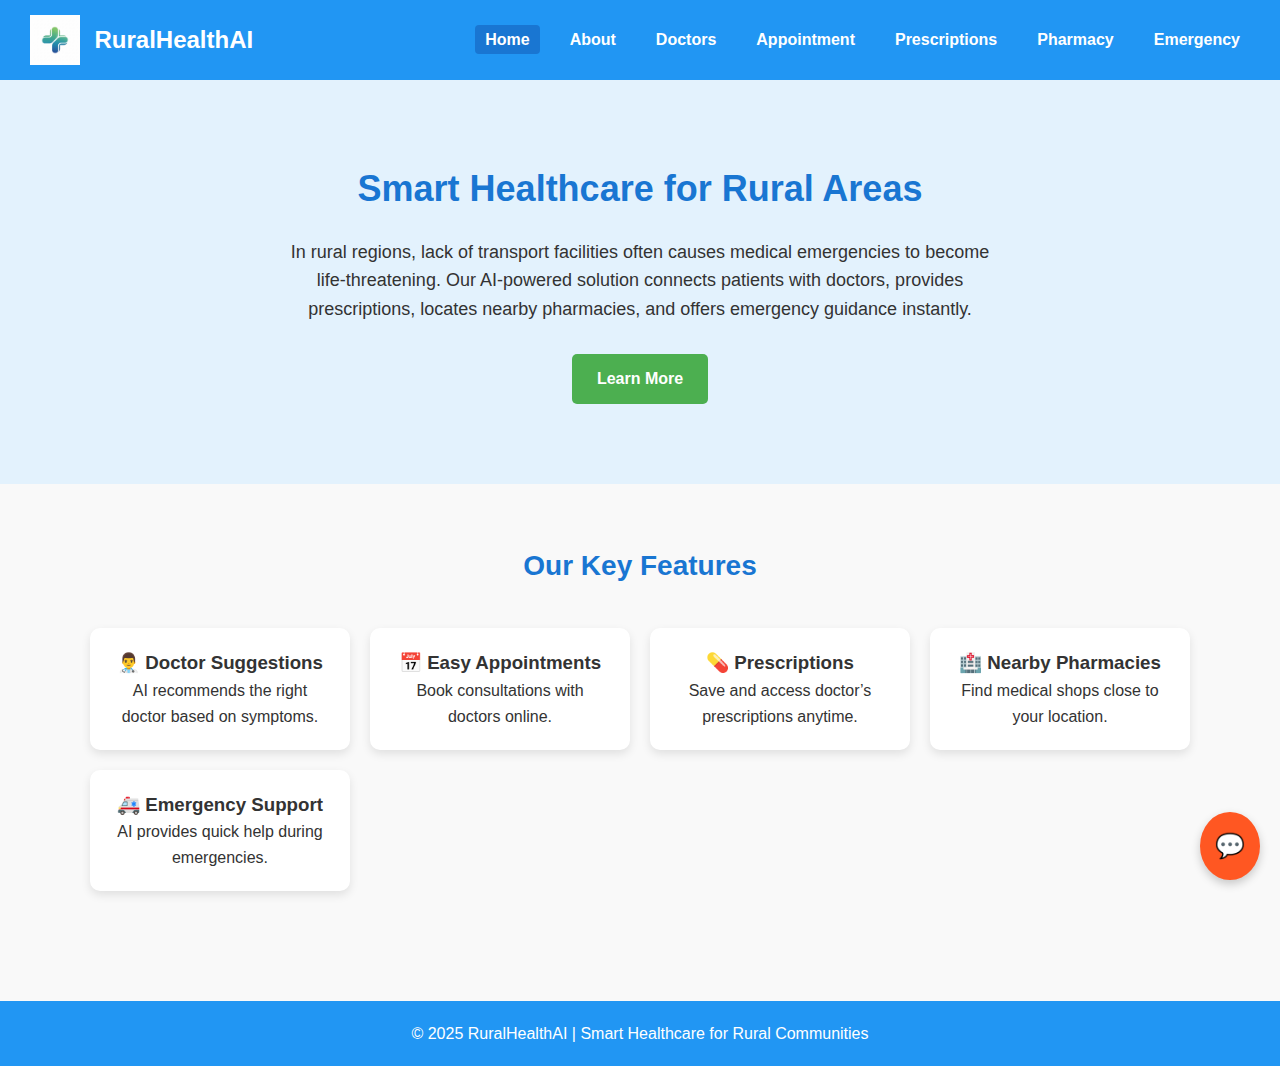
<file: index.html>
<!DOCTYPE html>
<html lang="en">
<head>
  <meta charset="UTF-8">
  <meta name="viewport" content="width=device-width, initial-scale=1.0">
  <title>RuralHealthAI - Home</title>
  <link rel="stylesheet" href="css/style.css">
</head>
<body>
  <!-- Header -->
  <header>
    <div class="logo">
      <img src="assets/logo.png" alt="RuralHealthAI Logo">
      <h1>RuralHealthAI</h1>
    </div>
    <nav>
      <ul>
        <li><a href="index.html" class="active">Home</a></li>
        <li><a href="about.html">About</a></li>
        <li><a href="doctors.html">Doctors</a></li>
        <li><a href="appointment.html">Appointment</a></li>
        <li><a href="prescription.html">Prescriptions</a></li>
        <li><a href="pharmacy.html">Pharmacy</a></li>
        <li><a href="emergency.html">Emergency</a></li>
      </ul>
    </nav>
  </header>

  <!-- Hero Section -->
  <section class="hero">
    <h2>Smart Healthcare for Rural Areas</h2>
    <p>
      In rural regions, lack of transport facilities often causes medical emergencies 
      to become life-threatening. Our AI-powered solution connects patients with doctors, 
      provides prescriptions, locates nearby pharmacies, and offers emergency guidance instantly.
    </p>
    <a href="about.html" class="btn">Learn More</a>
  </section>

  <!-- Features Section -->
  <section class="features">
    <h2>Our Key Features</h2>
    <div class="feature-grid">
      <div class="feature-card">
        <h3>👨‍⚕️ Doctor Suggestions</h3>
        <p>AI recommends the right doctor based on symptoms.</p>
      </div>
      <div class="feature-card">
        <h3>📅 Easy Appointments</h3>
        <p>Book consultations with doctors online.</p>
      </div>
      <div class="feature-card">
        <h3>💊 Prescriptions</h3>
        <p>Save and access doctor’s prescriptions anytime.</p>
      </div>
      <div class="feature-card">
        <h3>🏥 Nearby Pharmacies</h3>
        <p>Find medical shops close to your location.</p>
      </div>
      <div class="feature-card">
        <h3>🚑 Emergency Support</h3>
        <p>AI provides quick help during emergencies.</p>
      </div>
    </div>
  </section>

  <!-- Floating Chatbot Button -->
  <div id="chatbot-btn">
    💬
  </div>

  <!-- Footer -->
  <footer>
    <p>© 2025 RuralHealthAI | Smart Healthcare for Rural Communities</p>
  </footer>

  <script src="js/chatbot.js"></script>
</body>
</html>
</file>
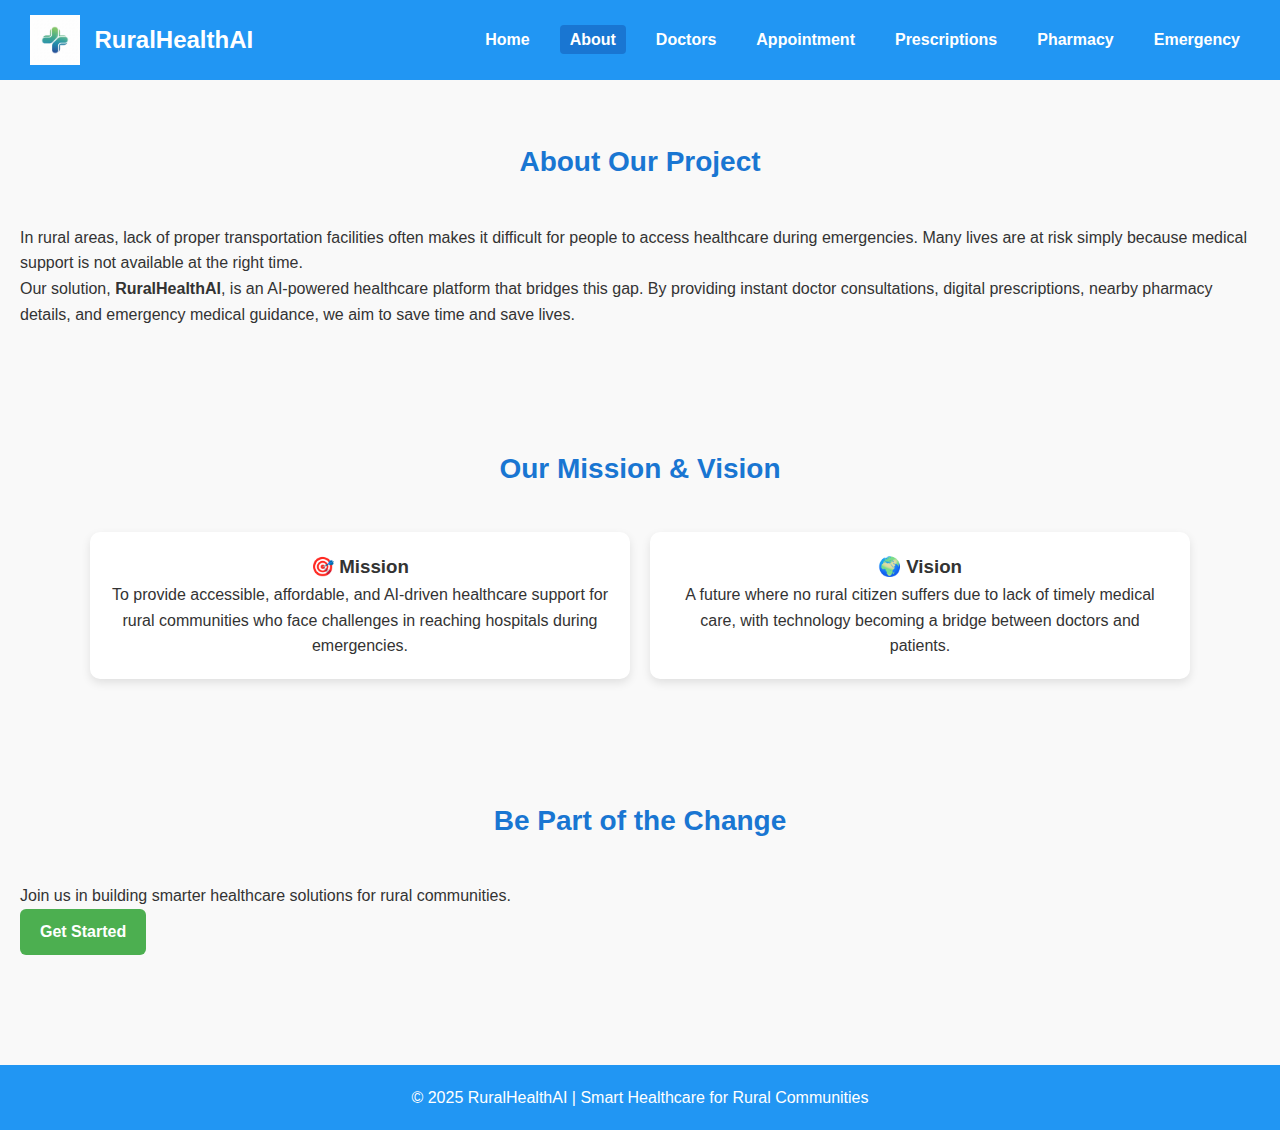
<file: about.html>
<!DOCTYPE html>
<html lang="en">
<head>
  <meta charset="UTF-8">
  <meta name="viewport" content="width=device-width, initial-scale=1.0">
  <title>About - RuralHealthAI</title>
  <link rel="stylesheet" href="css/style.css">
</head>
<body>
  <!-- Header -->
  <header>
    <div class="logo">
      <img src="assets/logo.png" alt="RuralHealthAI Logo">
      <h1>RuralHealthAI</h1>
    </div>
    <nav>
      <ul>
        <li><a href="index.html">Home</a></li>
        <li><a href="about.html" class="active">About</a></li>
        <li><a href="doctors.html">Doctors</a></li>
        <li><a href="appointment.html">Appointment</a></li>
        <li><a href="prescription.html">Prescriptions</a></li>
        <li><a href="pharmacy.html">Pharmacy</a></li>
        <li><a href="emergency.html">Emergency</a></li>
      </ul>
    </nav>
  </header>

  <!-- About Section -->
  <section class="about">
    <h2>About Our Project</h2>
    <p>
      In rural areas, lack of proper transportation facilities often makes it difficult for people 
      to access healthcare during emergencies. Many lives are at risk simply because medical support 
      is not available at the right time.
    </p>
    <p>
      Our solution, <b>RuralHealthAI</b>, is an AI-powered healthcare platform that bridges this gap. 
      By providing instant doctor consultations, digital prescriptions, nearby pharmacy details, and 
      emergency medical guidance, we aim to save time and save lives.
    </p>
  </section>

  <!-- Mission & Vision -->
  <section class="mission">
    <h2>Our Mission & Vision</h2>
    <div class="mv-grid">
      <div class="mv-card">
        <h3>🎯 Mission</h3>
        <p>
          To provide accessible, affordable, and AI-driven healthcare support for rural communities 
          who face challenges in reaching hospitals during emergencies.
        </p>
      </div>
      <div class="mv-card">
        <h3>🌍 Vision</h3>
        <p>
          A future where no rural citizen suffers due to lack of timely medical care, 
          with technology becoming a bridge between doctors and patients.
        </p>
      </div>
    </div>
  </section>

  <!-- Call to Action -->
  <section class="cta">
    <h2>Be Part of the Change</h2>
    <p>Join us in building smarter healthcare solutions for rural communities.</p>
    <a href="doctors.html" class="btn">Get Started</a>
  </section>

  <!-- Footer -->
  <footer>
    <p>© 2025 RuralHealthAI | Smart Healthcare for Rural Communities</p>
  </footer>
</body>
</html>
</file>
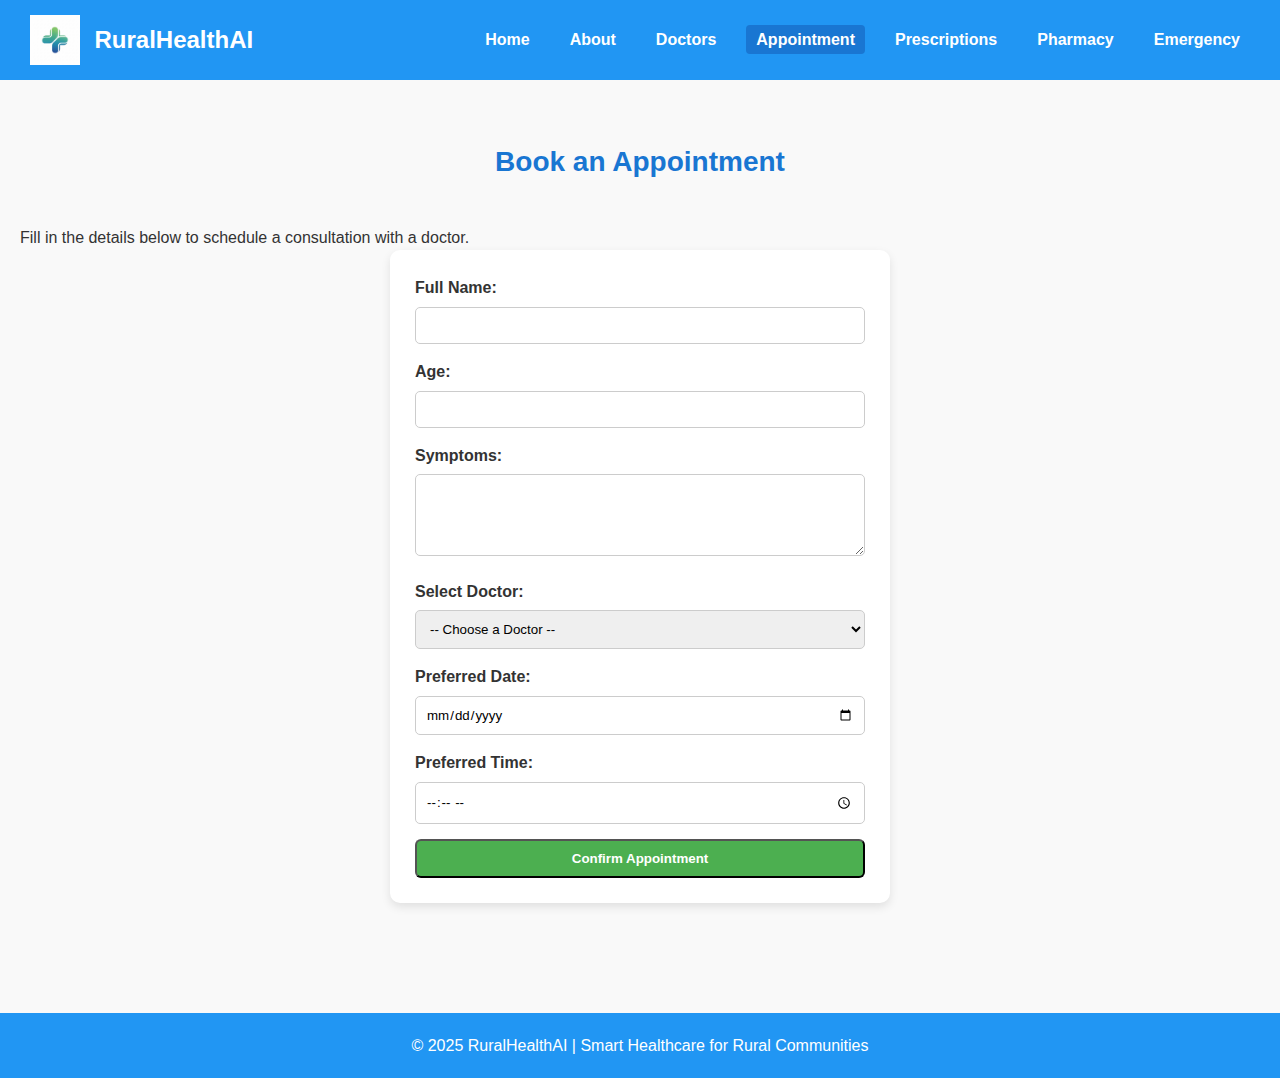
<file: appointment.html>
<!DOCTYPE html>
<html lang="en">
<head>
  <meta charset="UTF-8">
  <meta name="viewport" content="width=device-width, initial-scale=1.0">
  <title>Book Appointment - RuralHealthAI</title>
  <link rel="stylesheet" href="css/style.css">
</head>
<body>
  <!-- Header -->
  <header>
    <div class="logo">
      <img src="assets/logo.png" alt="RuralHealthAI Logo">
      <h1>RuralHealthAI</h1>
    </div>
    <nav>
      <ul>
        <li><a href="index.html">Home</a></li>
        <li><a href="about.html">About</a></li>
        <li><a href="doctors.html">Doctors</a></li>
        <li><a href="appointment.html" class="active">Appointment</a></li>
        <li><a href="prescription.html">Prescriptions</a></li>
        <li><a href="pharmacy.html">Pharmacy</a></li>
        <li><a href="emergency.html">Emergency</a></li>
      </ul>
    </nav>
  </header>

  <!-- Appointment Section -->
  <section class="appointment">
    <h2>Book an Appointment</h2>
    <p>Fill in the details below to schedule a consultation with a doctor.</p>

    <form id="appointmentForm">
      <label for="name">Full Name:</label>
      <input type="text" id="name" name="name" required>

      <label for="age">Age:</label>
      <input type="number" id="age" name="age" required>

      <label for="symptoms">Symptoms:</label>
      <textarea id="symptoms" name="symptoms" rows="4" required></textarea>

      <label for="doctor">Select Doctor:</label>
      <select id="doctor" name="doctor" required>
        <option value="">-- Choose a Doctor --</option>
        <option value="Dr. Ramesh Kumar">Dr. Ramesh Kumar (General Physician)</option>
        <option value="Dr. Sneha Rao">Dr. Sneha Rao (Pediatrician)</option>
        <option value="Dr. Arvind Patel">Dr. Arvind Patel (Cardiologist)</option>
      </select>

      <label for="date">Preferred Date:</label>
      <input type="date" id="date" name="date" required>

      <label for="time">Preferred Time:</label>
      <input type="time" id="time" name="time" required>

      <button type="submit" class="btn">Confirm Appointment</button>
    </form>

    <div id="confirmation" style="display:none;">
      <h3>✅ Appointment Confirmed!</h3>
      <p>Your appointment has been booked successfully. Please check the prescriptions page for updates after consultation.</p>
    </div>
  </section>

  <!-- Footer -->
  <footer>
    <p>© 2025 RuralHealthAI | Smart Healthcare for Rural Communities</p>
  </footer>

  <script src="js/appointment.js"></script>
</body>
</html>
</file>
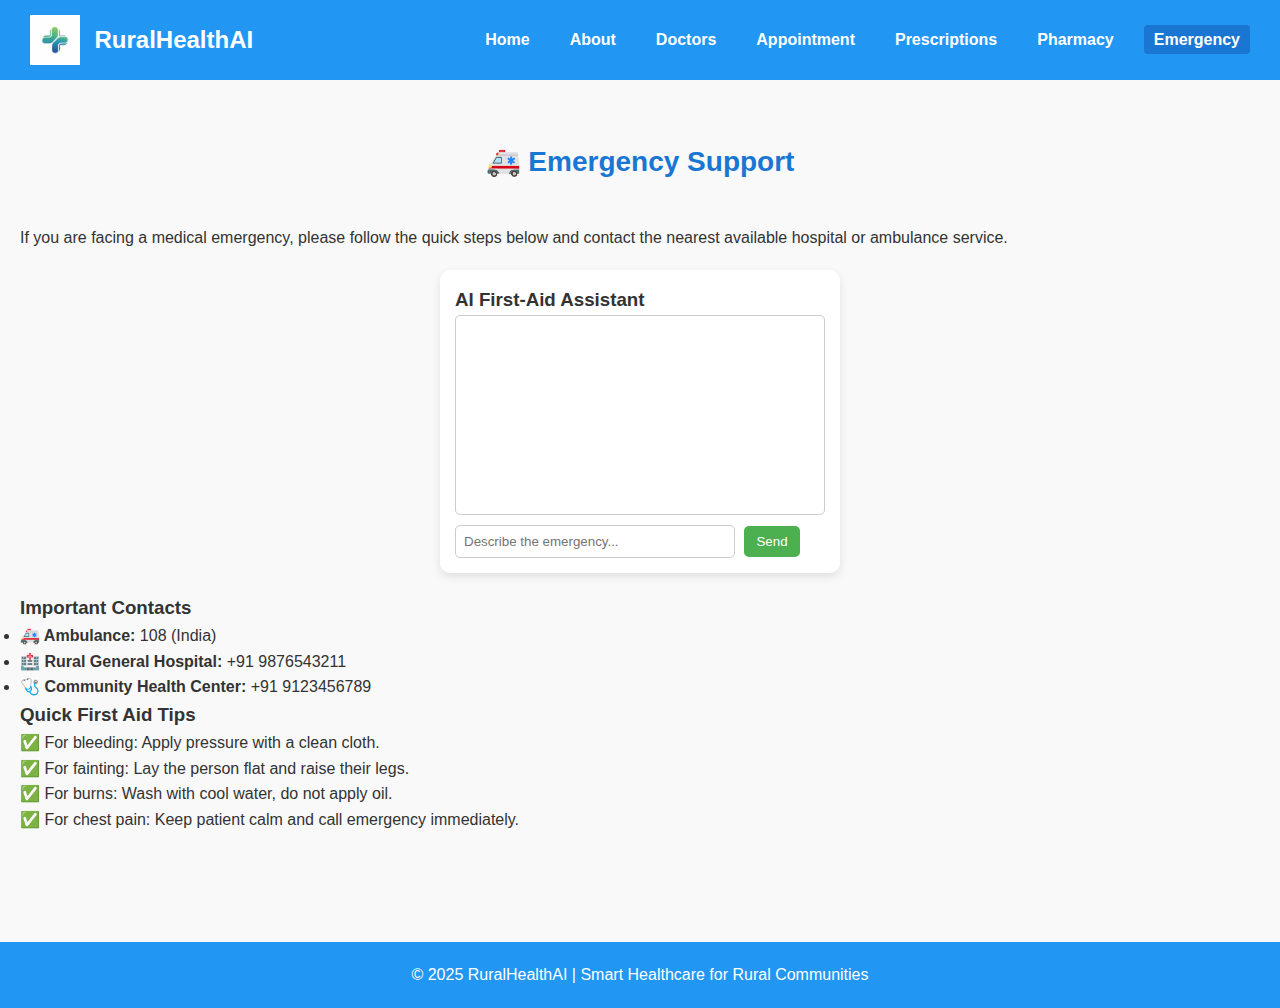
<file: emergency.html>
<!DOCTYPE html>
<html lang="en">
<head>
  <meta charset="UTF-8">
  <meta name="viewport" content="width=device-width, initial-scale=1.0">
  <title>Emergency - RuralHealthAI</title>
  <link rel="stylesheet" href="css/style.css">
</head>
<body>
  <!-- Header -->
  <header>
    <div class="logo">
      <img src="assets/logo.png" alt="RuralHealthAI Logo">
      <h1>RuralHealthAI</h1>
    </div>
    <nav>
      <ul>
        <li><a href="index.html">Home</a></li>
        <li><a href="about.html">About</a></li>
        <li><a href="doctors.html">Doctors</a></li>
        <li><a href="appointment.html">Appointment</a></li>
        <li><a href="prescription.html">Prescriptions</a></li>
        <li><a href="pharmacy.html">Pharmacy</a></li>
        <li><a href="emergency.html" class="active">Emergency</a></li>
      </ul>
    </nav>
  </header>

  <!-- Emergency Section -->
  <section class="emergency">
    <h2>🚑 Emergency Support</h2>
    <p>
      If you are facing a medical emergency, please follow the quick steps below 
      and contact the nearest available hospital or ambulance service.
    </p>

    <!-- Emergency AI Chat -->
    <div class="emergency-chat">
      <h3>AI First-Aid Assistant</h3>
      <div id="emergency-log"></div>
      <input type="text" id="emergency-input" placeholder="Describe the emergency...">
      <button onclick="sendEmergency()">Send</button>
    </div>

    <!-- Emergency Contacts -->
    <h3>Important Contacts</h3>
    <ul class="emergency-contacts">
      <li><b>🚑 Ambulance:</b> 108 (India)</li>
      <li><b>🏥 Rural General Hospital:</b> +91 9876543211</li>
      <li><b>🩺 Community Health Center:</b> +91 9123456789</li>
    </ul>

    <!-- Quick First Aid -->
    <h3>Quick First Aid Tips</h3>
    <div class="first-aid">
      <p>✅ For bleeding: Apply pressure with a clean cloth.</p>
      <p>✅ For fainting: Lay the person flat and raise their legs.</p>
      <p>✅ For burns: Wash with cool water, do not apply oil.</p>
      <p>✅ For chest pain: Keep patient calm and call emergency immediately.</p>
    </div>
  </section>

  <!-- Footer -->
  <footer>
    <p>© 2025 RuralHealthAI | Smart Healthcare for Rural Communities</p>
  </footer>

  <script src="js/emergency.js"></script>
</body>
</html>
</file>
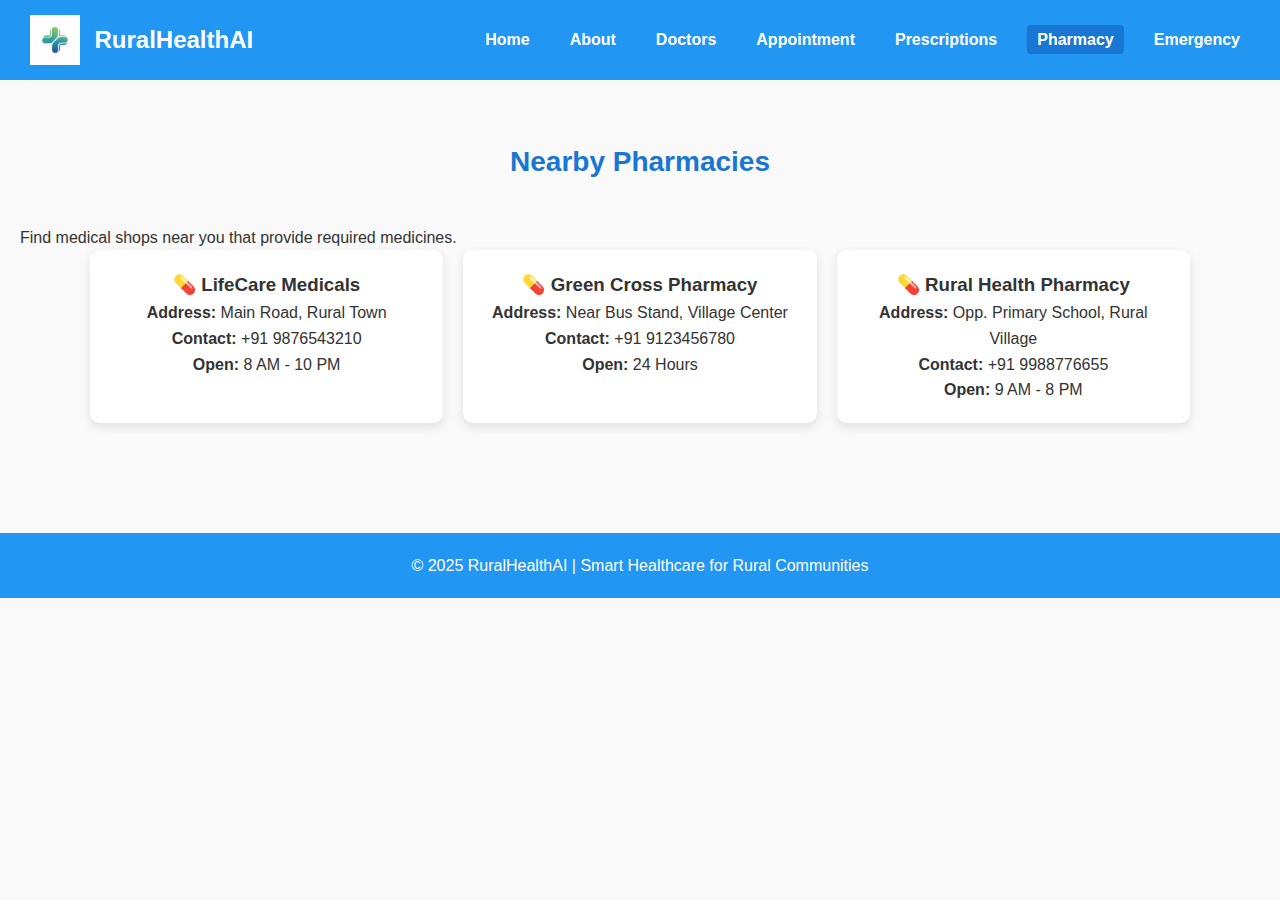
<file: pharmacy.html>
<!DOCTYPE html>
<html lang="en">
<head>
  <meta charset="UTF-8">
  <meta name="viewport" content="width=device-width, initial-scale=1.0">
  <title>Pharmacy - RuralHealthAI</title>
  <link rel="stylesheet" href="css/style.css">
</head>
<body>
  <!-- Header -->
  <header>
    <div class="logo">
      <img src="assets/logo.png" alt="RuralHealthAI Logo">
      <h1>RuralHealthAI</h1>
    </div>
    <nav>
      <ul>
        <li><a href="index.html">Home</a></li>
        <li><a href="about.html">About</a></li>
        <li><a href="doctors.html">Doctors</a></li>
        <li><a href="appointment.html">Appointment</a></li>
        <li><a href="prescription.html">Prescriptions</a></li>
        <li><a href="pharmacy.html" class="active">Pharmacy</a></li>
        <li><a href="emergency.html">Emergency</a></li>
      </ul>
    </nav>
  </header>

  <!-- Pharmacy Section -->
  <section class="pharmacy">
    <h2>Nearby Pharmacies</h2>
    <p>Find medical shops near you that provide required medicines.</p>

    <div class="pharmacy-list">
      <div class="pharmacy-card">
        <h3>💊 LifeCare Medicals</h3>
        <p><b>Address:</b> Main Road, Rural Town</p>
        <p><b>Contact:</b> +91 9876543210</p>
        <p><b>Open:</b> 8 AM - 10 PM</p>
      </div>

      <div class="pharmacy-card">
        <h3>💊 Green Cross Pharmacy</h3>
        <p><b>Address:</b> Near Bus Stand, Village Center</p>
        <p><b>Contact:</b> +91 9123456780</p>
        <p><b>Open:</b> 24 Hours</p>
      </div>

      <div class="pharmacy-card">
        <h3>💊 Rural Health Pharmacy</h3>
        <p><b>Address:</b> Opp. Primary School, Rural Village</p>
        <p><b>Contact:</b> +91 9988776655</p>
        <p><b>Open:</b> 9 AM - 8 PM</p>
      </div>
    </div>
  </section>

  <!-- Footer -->
  <footer>
    <p>© 2025 RuralHealthAI | Smart Healthcare for Rural Communities</p>
  </footer>
</body>
</html>
</file>
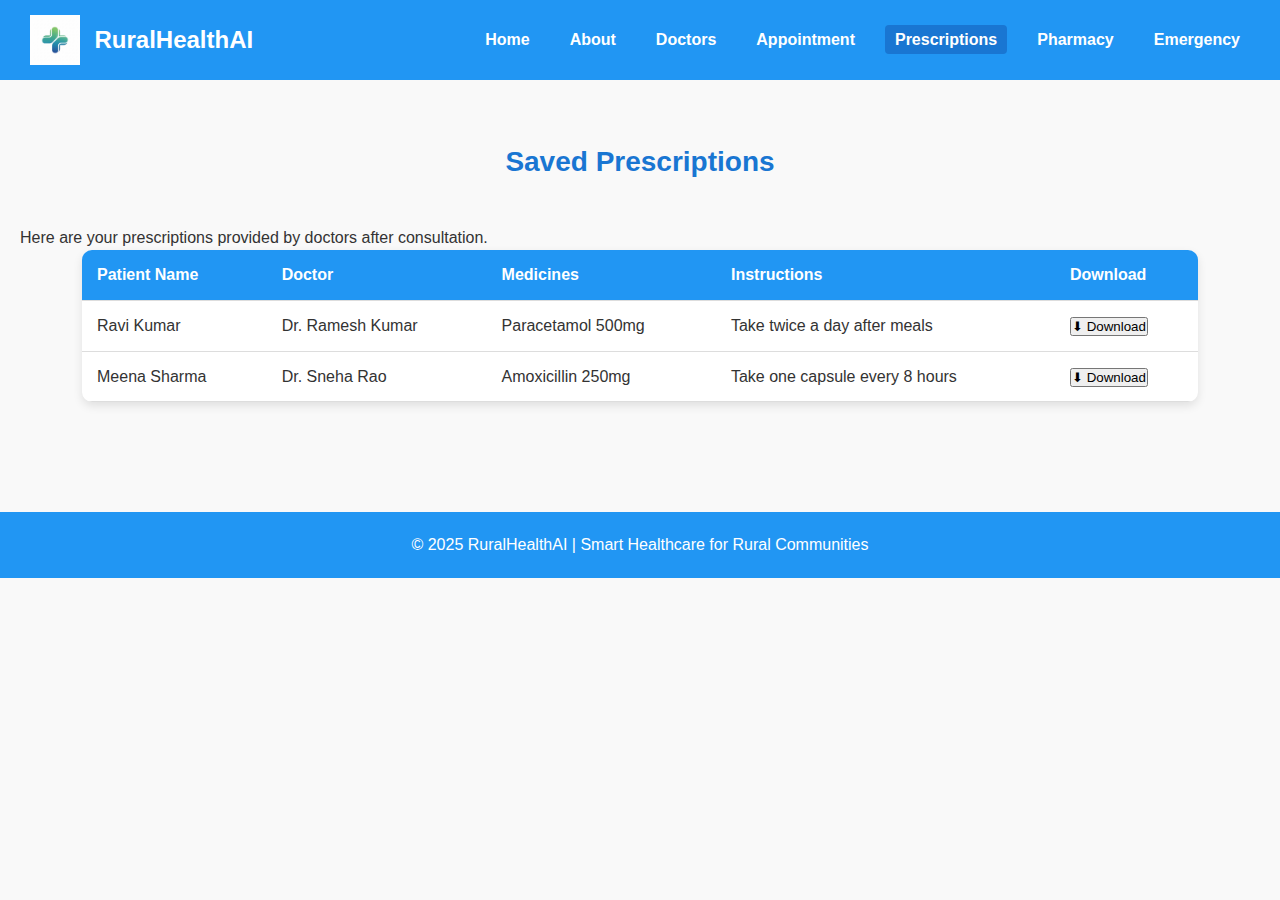
<file: prescription.html>
<!DOCTYPE html>
<html lang="en">
<head>
  <meta charset="UTF-8">
  <meta name="viewport" content="width=device-width, initial-scale=1.0">
  <title>Prescriptions - RuralHealthAI</title>
  <link rel="stylesheet" href="css/style.css">
</head>
<body>
  <!-- Header -->
  <header>
    <div class="logo">
      <img src="assets/logo.png" alt="RuralHealthAI Logo">
      <h1>RuralHealthAI</h1>
    </div>
    <nav>
      <ul>
        <li><a href="index.html">Home</a></li>
        <li><a href="about.html">About</a></li>
        <li><a href="doctors.html">Doctors</a></li>
        <li><a href="appointment.html">Appointment</a></li>
        <li><a href="prescription.html" class="active">Prescriptions</a></li>
        <li><a href="pharmacy.html">Pharmacy</a></li>
        <li><a href="emergency.html">Emergency</a></li>
      </ul>
    </nav>
  </header>

  <!-- Prescription Section -->
  <section class="prescriptions">
    <h2>Saved Prescriptions</h2>
    <p>Here are your prescriptions provided by doctors after consultation.</p>

    <table>
      <thead>
        <tr>
          <th>Patient Name</th>
          <th>Doctor</th>
          <th>Medicines</th>
          <th>Instructions</th>
          <th>Download</th>
        </tr>
      </thead>
      <tbody id="prescriptionList">
        <tr>
          <td>Ravi Kumar</td>
          <td>Dr. Ramesh Kumar</td>
          <td>Paracetamol 500mg</td>
          <td>Take twice a day after meals</td>
          <td><button onclick="downloadPrescription(1)">⬇ Download</button></td>
        </tr>
        <tr>
          <td>Meena Sharma</td>
          <td>Dr. Sneha Rao</td>
          <td>Amoxicillin 250mg</td>
          <td>Take one capsule every 8 hours</td>
          <td><button onclick="downloadPrescription(2)">⬇ Download</button></td>
        </tr>
      </tbody>
    </table>
  </section>

  <!-- Footer -->
  <footer>
    <p>© 2025 RuralHealthAI | Smart Healthcare for Rural Communities</p>
  </footer>

  <script src="js/prescription.js"></script>
</body>
</html>
</file>
<file: css/style.css>
/* ===== Reset & Base Styles ===== */
* {
  margin: 0;
  padding: 0;
  box-sizing: border-box;
  font-family: 'Arial', sans-serif;
}

body {
  background-color: #f9f9f9;
  color: #333;
  line-height: 1.6;
}

a {
  text-decoration: none;
  color: inherit;
}

/* ===== Header & Navigation ===== */
header {
  display: flex;
  justify-content: space-between;
  align-items: center;
  padding: 15px 30px;
  background-color: #2196F3;
  color: white;
}

header .logo img {
  width: 50px;
  height: 50px;
  margin-right: 10px;
  vertical-align: middle;
}

header .logo h1 {
  display: inline;
  font-size: 24px;
  vertical-align: middle;
}

nav ul {
  list-style: none;
  display: flex;
}

nav ul li {
  margin-left: 20px;
}

nav ul li a {
  color: white;
  font-weight: bold;
  padding: 6px 10px;
  border-radius: 4px;
}

nav ul li a:hover,
nav ul li a.active {
  background-color: #1976D2;
}

/* ===== Hero Section ===== */
.hero {
  text-align: center;
  padding: 80px 20px;
  background-color: #e3f2fd;
}

.hero h2 {
  font-size: 36px;
  margin-bottom: 20px;
}

.hero p {
  font-size: 18px;
  max-width: 700px;
  margin: 0 auto 30px;
}

.hero .btn {
  background-color: #4CAF50;
  color: white;
  padding: 12px 25px;
  border-radius: 5px;
  font-size: 16px;
}

.hero .btn:hover {
  background-color: #45a049;
}

/* ===== Sections ===== */
section {
  padding: 60px 20px;
}

section h2 {
  text-align: center;
  margin-bottom: 40px;
  font-size: 28px;
  color: #1976D2;
}

/* ===== Feature Cards ===== */
.feature-grid,
.doctor-grid,
.mv-grid,
.pharmacy-list {
  display: grid;
  grid-template-columns: repeat(auto-fit, minmax(250px, 1fr));
  gap: 20px;
  max-width: 1100px;
  margin: 0 auto;
}

.feature-card,
.doctor-card,
.mv-card,
.pharmacy-card {
  background-color: white;
  border-radius: 10px;
  padding: 20px;
  text-align: center;
  box-shadow: 0px 4px 10px rgba(0,0,0,0.1);
}

.doctor-card img,
.pharmacy-card img {
  width: 100px;
  height: 100px;
  border-radius: 50%;
  margin-bottom: 15px;
}

/* ===== Buttons ===== */
.btn {
  display: inline-block;
  background-color: #4CAF50;
  color: white;
  padding: 10px 20px;
  border-radius: 6px;
  font-weight: bold;
  transition: 0.3s;
}

.btn:hover {
  background-color: #45a049;
}

/* ===== Forms ===== */
form {
  max-width: 500px;
  margin: 0 auto;
  background: white;
  padding: 25px;
  border-radius: 10px;
  box-shadow: 0px 4px 10px rgba(0,0,0,0.1);
}

form label {
  display: block;
  margin-bottom: 6px;
  font-weight: bold;
}

form input,
form textarea,
form select {
  width: 100%;
  padding: 10px;
  margin-bottom: 15px;
  border-radius: 5px;
  border: 1px solid #ccc;
}

form button {
  width: 100%;
}

/* ===== Tables ===== */
table {
  width: 90%;
  margin: 0 auto;
  border-collapse: collapse;
  background-color: white;
  border-radius: 10px;
  overflow: hidden;
  box-shadow: 0px 4px 10px rgba(0,0,0,0.1);
}

table th,
table td {
  padding: 12px 15px;
  text-align: left;
  border-bottom: 1px solid #ddd;
}

table th {
  background-color: #2196F3;
  color: white;
}

table tr:hover {
  background-color: #f1f1f1;
}

/* ===== Chatbot / Emergency Input ===== */
#chatbot-btn {
  position: fixed;
  bottom: 20px;
  right: 20px;
  background-color: #FF5722;
  color: white;
  font-size: 24px;
  padding: 15px;
  border-radius: 50%;
  cursor: pointer;
  box-shadow: 0px 4px 10px rgba(0,0,0,0.2);
}

#chatbox,
.emergency-chat {
  max-width: 400px;
  margin: 20px auto;
  background: white;
  padding: 15px;
  border-radius: 10px;
  box-shadow: 0px 4px 10px rgba(0,0,0,0.1);
}

#chat-log,
#emergency-log {
  height: 200px;
  overflow-y: auto;
  border: 1px solid #ccc;
  padding: 10px;
  margin-bottom: 10px;
  border-radius: 5px;
}

#user-input,
#emergency-input {
  width: calc(100% - 90px);
  padding: 8px;
  margin-right: 5px;
  border-radius: 5px;
  border: 1px solid #ccc;
}

#chatbox button,
.emergency-chat button {
  padding: 8px 12px;
  border: none;
  background-color: #4CAF50;
  color: white;
  border-radius: 5px;
  cursor: pointer;
}

#chatbox button:hover,
.emergency-chat button:hover {
  background-color: #45a049;
}

/* ===== Footer ===== */
footer {
  text-align: center;
  padding: 20px;
  background-color: #2196F3;
  color: white;
  margin-top: 50px;
}

/* ===== Responsive ===== */
@media(max-width:768px){
  nav ul {
    flex-direction: column;
    align-items: flex-start;
  }

  nav ul li {
    margin-left: 0;
    margin-bottom: 10px;
  }
}
</file>
